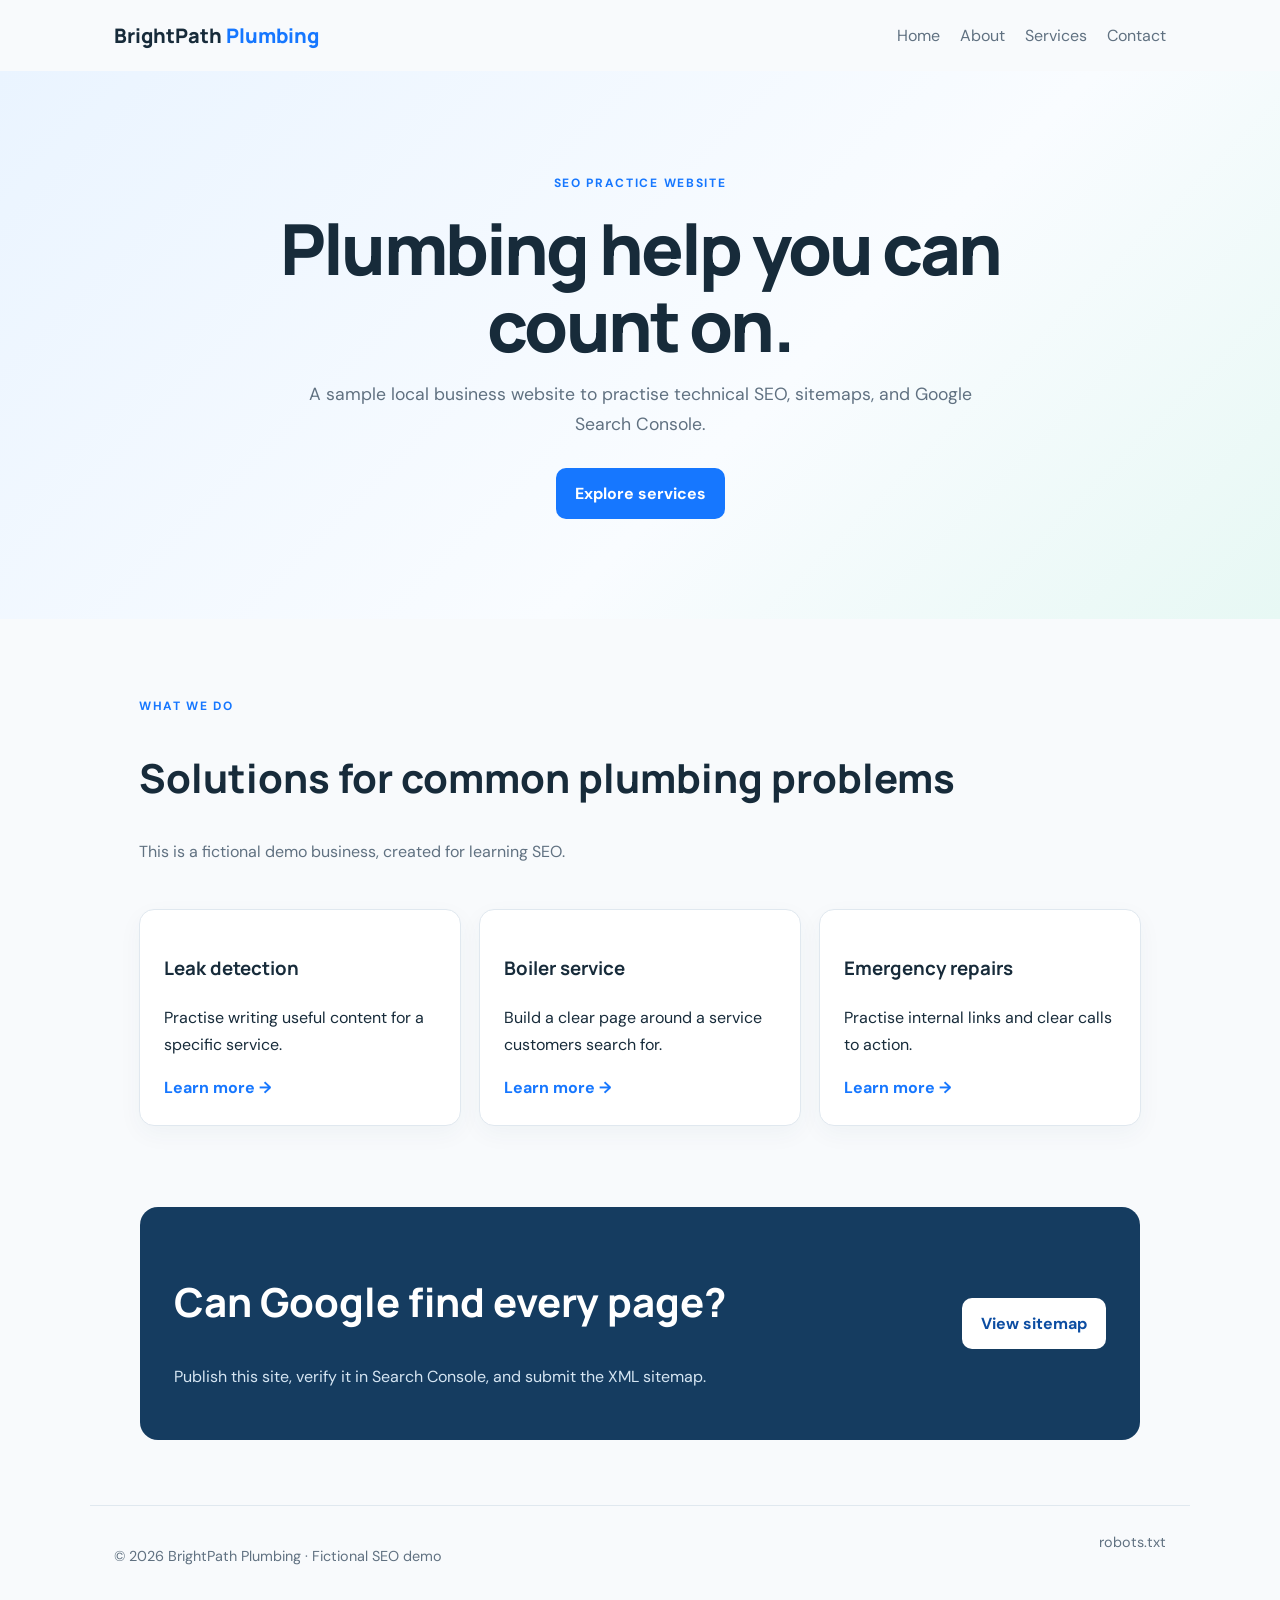
<file: index.html>
<!doctype html><html lang="en"><head>
  <meta name="google-site-verification" content="oY7j1CIB2CalkqQmIMK0zwLetO5ZVBnz1j87bdOo1yM" /><meta charset="utf-8"><meta name="viewport" content="width=device-width,initial-scale=1"><title>BrightPath Plumbing | Local Plumbing Services</title><meta name="description" content="A sample plumbing business website for practising SEO and Google Search Console."><link rel="canonical" href="https://YOUR-USERNAME.github.io/seo-practice-website/"><link rel="stylesheet" href="styles.css"></head><body><header><a class="brand" href="index.html">BrightPath <span>Plumbing</span></a><nav><a href="index.html">Home</a><a href="about.html">About</a><a href="services.html">Services</a><a href="contact.html">Contact</a></nav></header><main><section class="hero"><p class="eyebrow">SEO PRACTICE WEBSITE</p><h1>Plumbing help you can count on.</h1><p>A sample local business website to practise technical SEO, sitemaps, and Google Search Console.</p><a class="button" href="services.html">Explore services</a></section><section class="section"><p class="eyebrow">WHAT WE DO</p><h2>Solutions for common plumbing problems</h2><p class="muted">This is a fictional demo business, created for learning SEO.</p><div class="cards"><article><h3>Leak detection</h3><p>Practise writing useful content for a specific service.</p><a href="services.html#leak-detection">Learn more →</a></article><article><h3>Boiler service</h3><p>Build a clear page around a service customers search for.</p><a href="services.html#boiler-service">Learn more →</a></article><article><h3>Emergency repairs</h3><p>Practise internal links and clear calls to action.</p><a href="services.html#emergency-repairs">Learn more →</a></article></div></section><section class="cta"><div><h2>Can Google find every page?</h2><p>Publish this site, verify it in Search Console, and submit the XML sitemap.</p></div><a class="button light" href="sitemap.xml">View sitemap</a></section></main><footer><p>© 2026 BrightPath Plumbing · Fictional SEO demo</p><a href="robots.txt">robots.txt</a></footer></body></html>
</file>
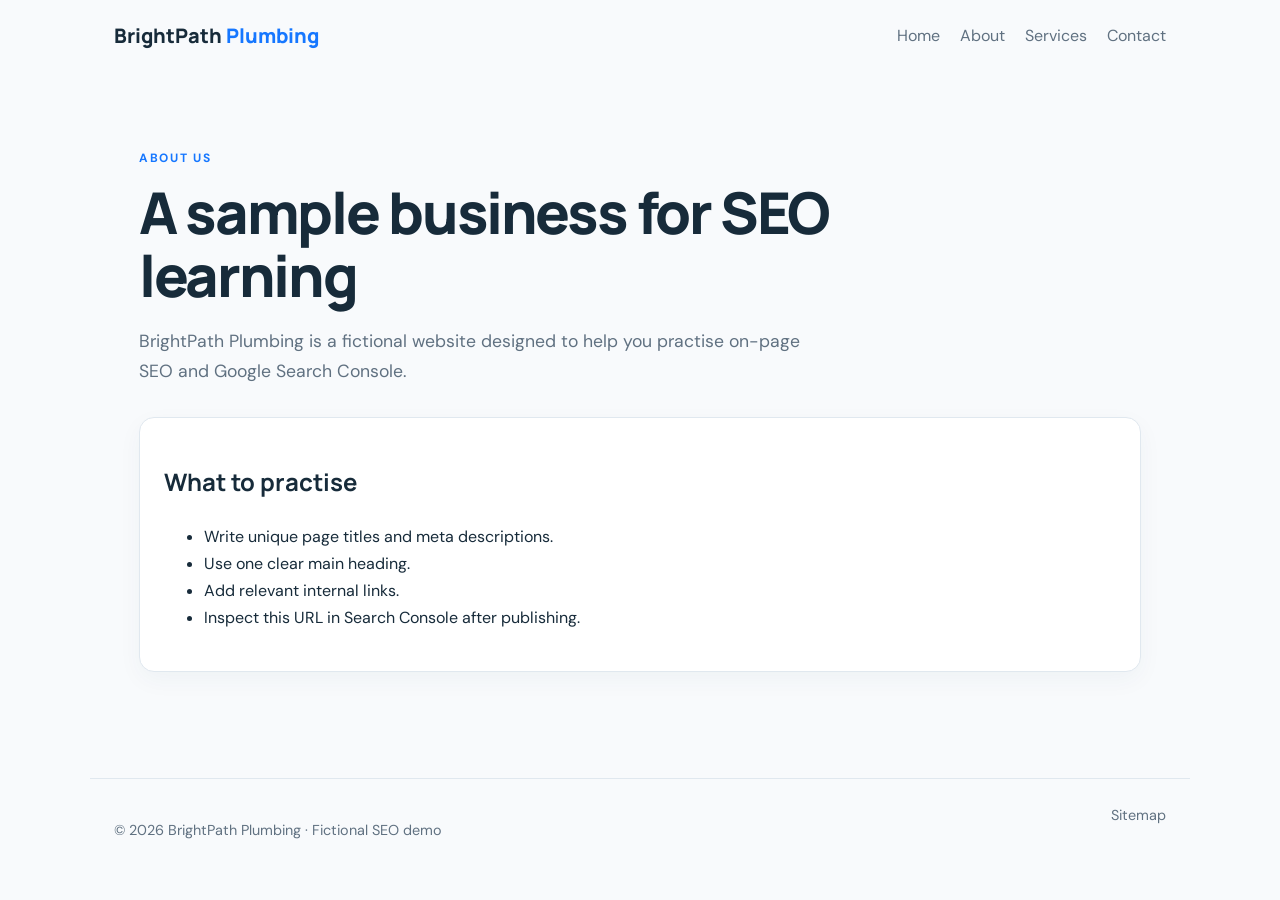
<file: about.html>
<!doctype html><html lang="en"><head><meta charset="utf-8"><meta name="viewport" content="width=device-width,initial-scale=1"><title>About BrightPath Plumbing | SEO Practice</title><meta name="description" content="Learn about the fictional BrightPath Plumbing practice website."><link rel="canonical" href="https://YOUR-USERNAME.github.io/seo-practice-website/about.html"><link rel="stylesheet" href="styles.css"></head><body><header><a class="brand" href="index.html">BrightPath <span>Plumbing</span></a><nav><a href="index.html">Home</a><a href="about.html">About</a><a href="services.html">Services</a><a href="contact.html">Contact</a></nav></header><main class="page"><p class="eyebrow">ABOUT US</p><h1>A sample business for SEO learning</h1><p class="lead">BrightPath Plumbing is a fictional website designed to help you practise on-page SEO and Google Search Console.</p><article><h2>What to practise</h2><ul><li>Write unique page titles and meta descriptions.</li><li>Use one clear main heading.</li><li>Add relevant internal links.</li><li>Inspect this URL in Search Console after publishing.</li></ul></article></main><footer><p>© 2026 BrightPath Plumbing · Fictional SEO demo</p><a href="sitemap.xml">Sitemap</a></footer></body></html>
</file>
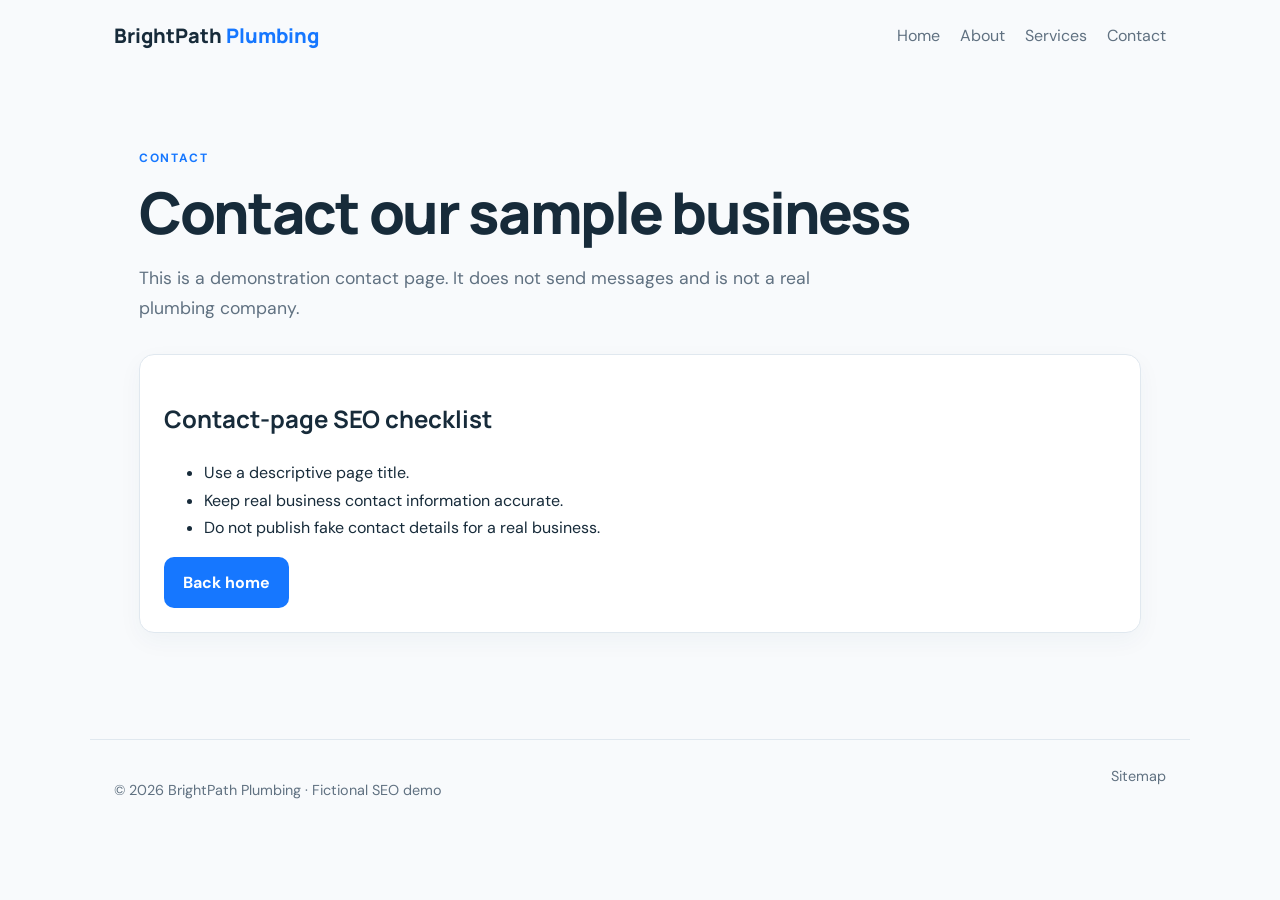
<file: contact.html>
<!doctype html><html lang="en"><head><meta charset="utf-8"><meta name="viewport" content="width=device-width,initial-scale=1"><title>Contact | BrightPath Plumbing Demo</title><meta name="description" content="Contact page for the fictional BrightPath Plumbing SEO practice website."><link rel="canonical" href="https://YOUR-USERNAME.github.io/seo-practice-website/contact.html"><link rel="stylesheet" href="styles.css"></head><body><header><a class="brand" href="index.html">BrightPath <span>Plumbing</span></a><nav><a href="index.html">Home</a><a href="about.html">About</a><a href="services.html">Services</a><a href="contact.html">Contact</a></nav></header><main class="page"><p class="eyebrow">CONTACT</p><h1>Contact our sample business</h1><p class="lead">This is a demonstration contact page. It does not send messages and is not a real plumbing company.</p><article><h2>Contact-page SEO checklist</h2><ul><li>Use a descriptive page title.</li><li>Keep real business contact information accurate.</li><li>Do not publish fake contact details for a real business.</li></ul><a class="button" href="index.html">Back home</a></article></main><footer><p>© 2026 BrightPath Plumbing · Fictional SEO demo</p><a href="sitemap.xml">Sitemap</a></footer></body></html>
</file>
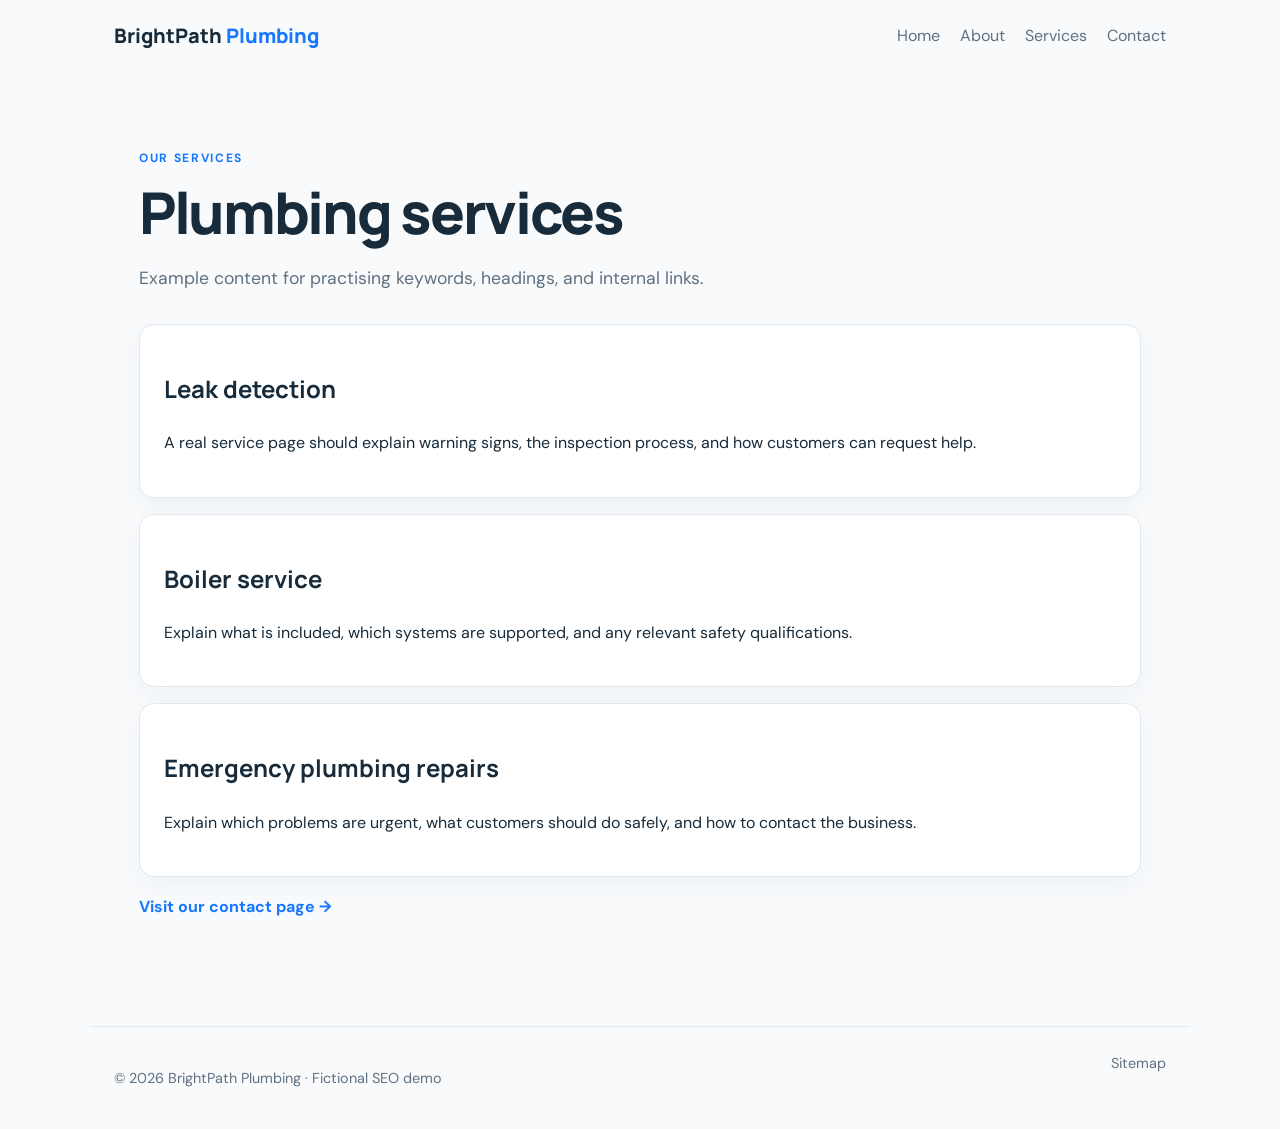
<file: services.html>
<!doctype html><html lang="en"><head><meta charset="utf-8"><meta name="viewport" content="width=device-width,initial-scale=1"><title>Plumbing Services | BrightPath Plumbing</title><meta name="description" content="Sample plumbing service descriptions for leak detection, boiler service, and emergency repairs."><link rel="canonical" href="https://YOUR-USERNAME.github.io/seo-practice-website/services.html"><link rel="stylesheet" href="styles.css"></head><body><header><a class="brand" href="index.html">BrightPath <span>Plumbing</span></a><nav><a href="index.html">Home</a><a href="about.html">About</a><a href="services.html">Services</a><a href="contact.html">Contact</a></nav></header><main class="page"><p class="eyebrow">OUR SERVICES</p><h1>Plumbing services</h1><p class="lead">Example content for practising keywords, headings, and internal links.</p><article id="leak-detection"><h2>Leak detection</h2><p>A real service page should explain warning signs, the inspection process, and how customers can request help.</p></article><article id="boiler-service"><h2>Boiler service</h2><p>Explain what is included, which systems are supported, and any relevant safety qualifications.</p></article><article id="emergency-repairs"><h2>Emergency plumbing repairs</h2><p>Explain which problems are urgent, what customers should do safely, and how to contact the business.</p></article><p><a href="contact.html">Visit our contact page →</a></p></main><footer><p>© 2026 BrightPath Plumbing · Fictional SEO demo</p><a href="sitemap.xml">Sitemap</a></footer></body></html>
</file>
<file: styles.css>
@import url('https://fonts.googleapis.com/css2?family=DM+Sans:wght@400;500;600;700&family=Manrope:wght@500;600;700;800&display=swap');:root{--ink:#172b3a;--muted:#607181;--blue:#1677ff;--line:#e0e8ef;--pale:#edf6ff}*{box-sizing:border-box}body{margin:0;background:#f8fafc;color:var(--ink);font:16px/1.7 'DM Sans',sans-serif}header{max-width:1100px;margin:auto;padding:22px 24px;display:flex;justify-content:space-between;align-items:center;gap:20px}.brand{font:800 1.25rem Manrope,sans-serif;text-decoration:none;color:var(--ink)}.brand span{color:var(--blue)}nav{display:flex;gap:20px;flex-wrap:wrap}nav a,footer a{color:var(--muted);text-decoration:none}nav a:hover,footer a:hover{color:var(--blue)}.hero{text-align:center;padding:90px 24px 100px;background:linear-gradient(135deg,#eaf4ff,#f9fcff 60%,#e7f8f4)}.eyebrow{color:var(--blue);font-size:.75rem;letter-spacing:.14em;font-weight:700}.hero h1,.page h1{font:800 clamp(2.5rem,6vw,4.4rem)/1.1 Manrope,sans-serif;letter-spacing:-.04em;max-width:850px;margin:16px auto}.hero p:not(.eyebrow),.lead{color:var(--muted);max-width:680px;margin:0 auto 28px;font-size:1.1rem}.button{display:inline-block;background:var(--blue);color:white;padding:12px 19px;border-radius:10px;text-decoration:none;font-weight:700}.section,.page{max-width:1050px;margin:auto;padding:65px 24px}.section h2,.cta h2{font:750 clamp(1.8rem,4vw,2.5rem) Manrope,sans-serif}.muted{color:var(--muted)}.cards{display:grid;grid-template-columns:repeat(3,1fr);gap:18px;margin-top:28px}.cards article,article{background:white;border:1px solid var(--line);border-radius:15px;padding:24px;margin:16px 0;box-shadow:0 8px 24px #193b530b}.cards h3,article h2{font-family:Manrope,sans-serif}.cards a,.page a:not(.button){color:var(--blue);font-weight:700;text-decoration:none}.cta{max-width:1000px;margin:0 auto 65px;padding:34px;border-radius:18px;background:#153c60;color:white;display:flex;justify-content:space-between;align-items:center;gap:25px}.cta p{color:#d5e5f2}.button.light{background:white;color:#0c4da2;white-space:nowrap}.page{padding-top:65px;padding-bottom:90px}.page h1{font-size:clamp(2.3rem,5vw,3.6rem);margin:12px 0 20px}.page .lead{margin:0 0 30px}footer{border-top:1px solid var(--line);padding:24px;display:flex;justify-content:space-between;gap:16px;max-width:1100px;margin:auto;color:var(--muted);font-size:.9rem}@media(max-width:700px){header{align-items:flex-start;flex-direction:column}nav{gap:13px}.hero{padding:65px 20px}.cards{grid-template-columns:1fr}.cta{margin:0 15px 45px;flex-direction:column;align-items:flex-start}.section,.page{padding:48px 18px}footer{flex-direction:column}}
</file>
